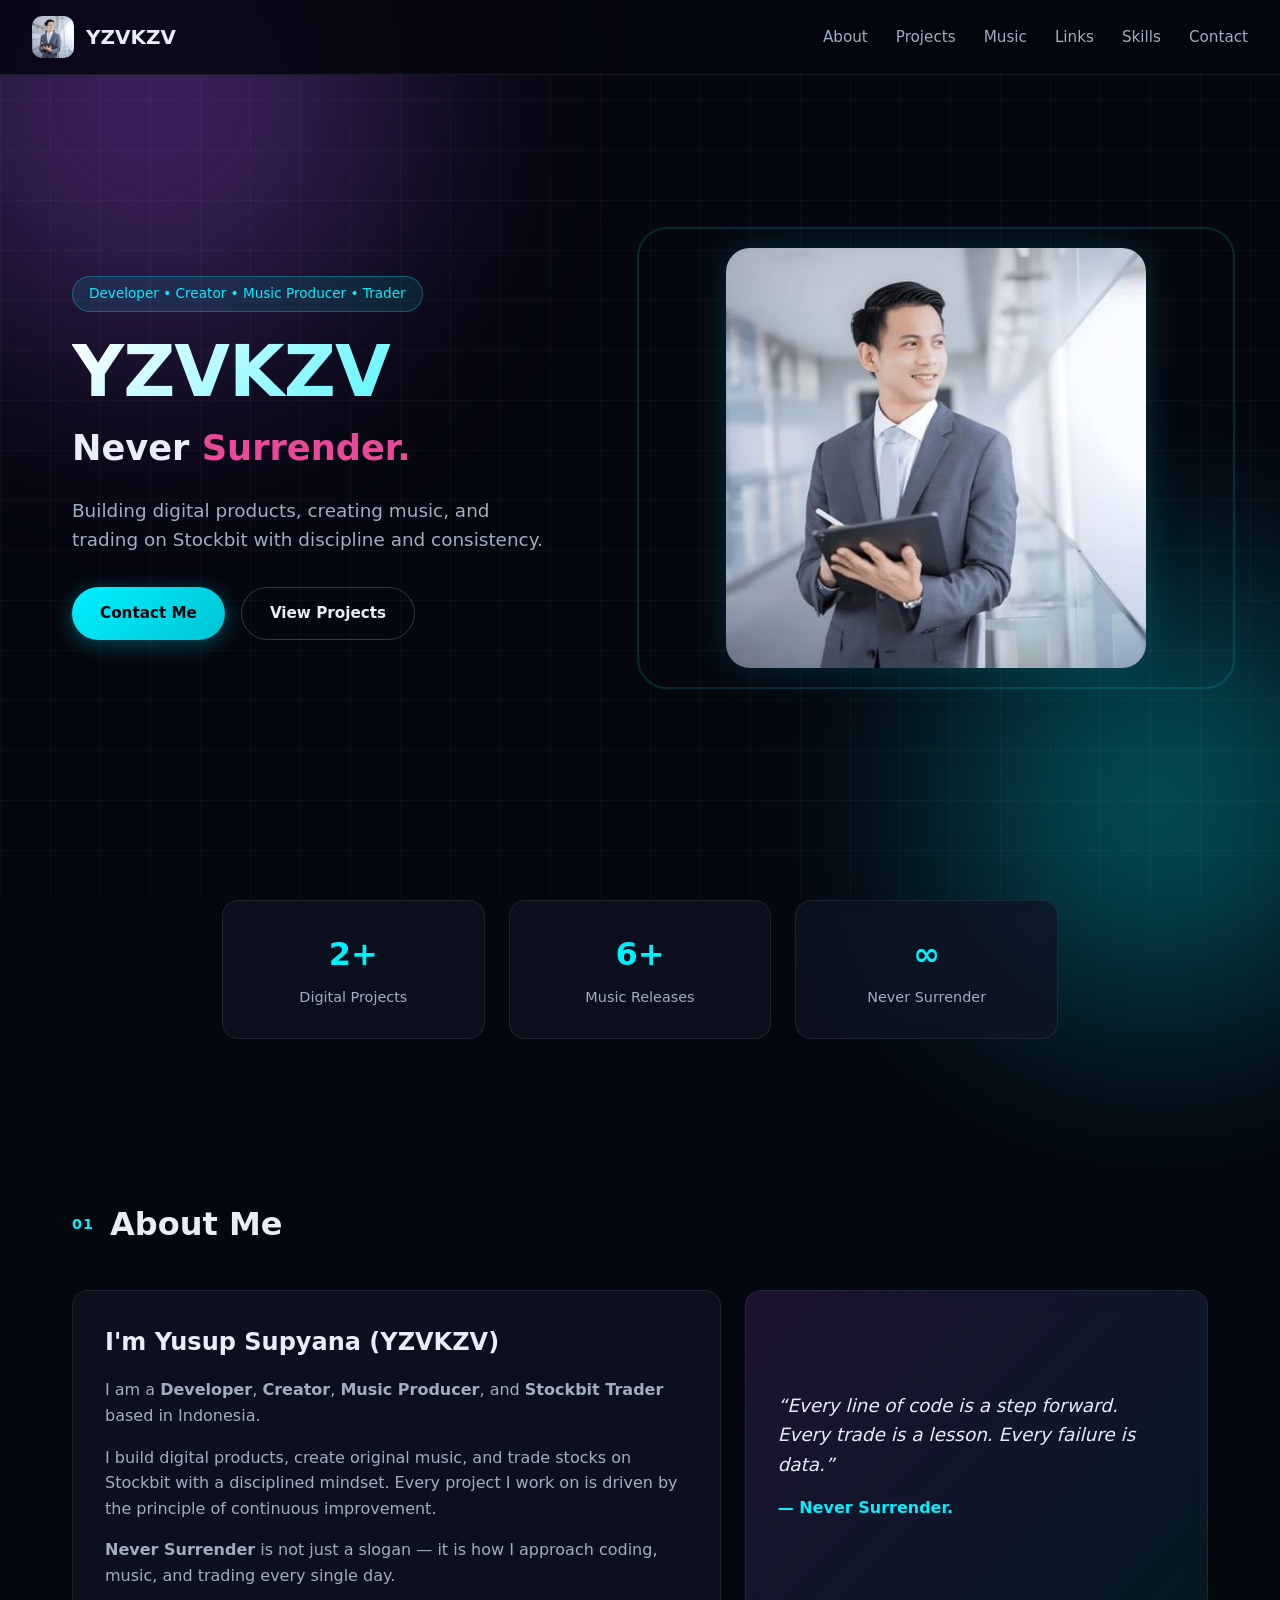
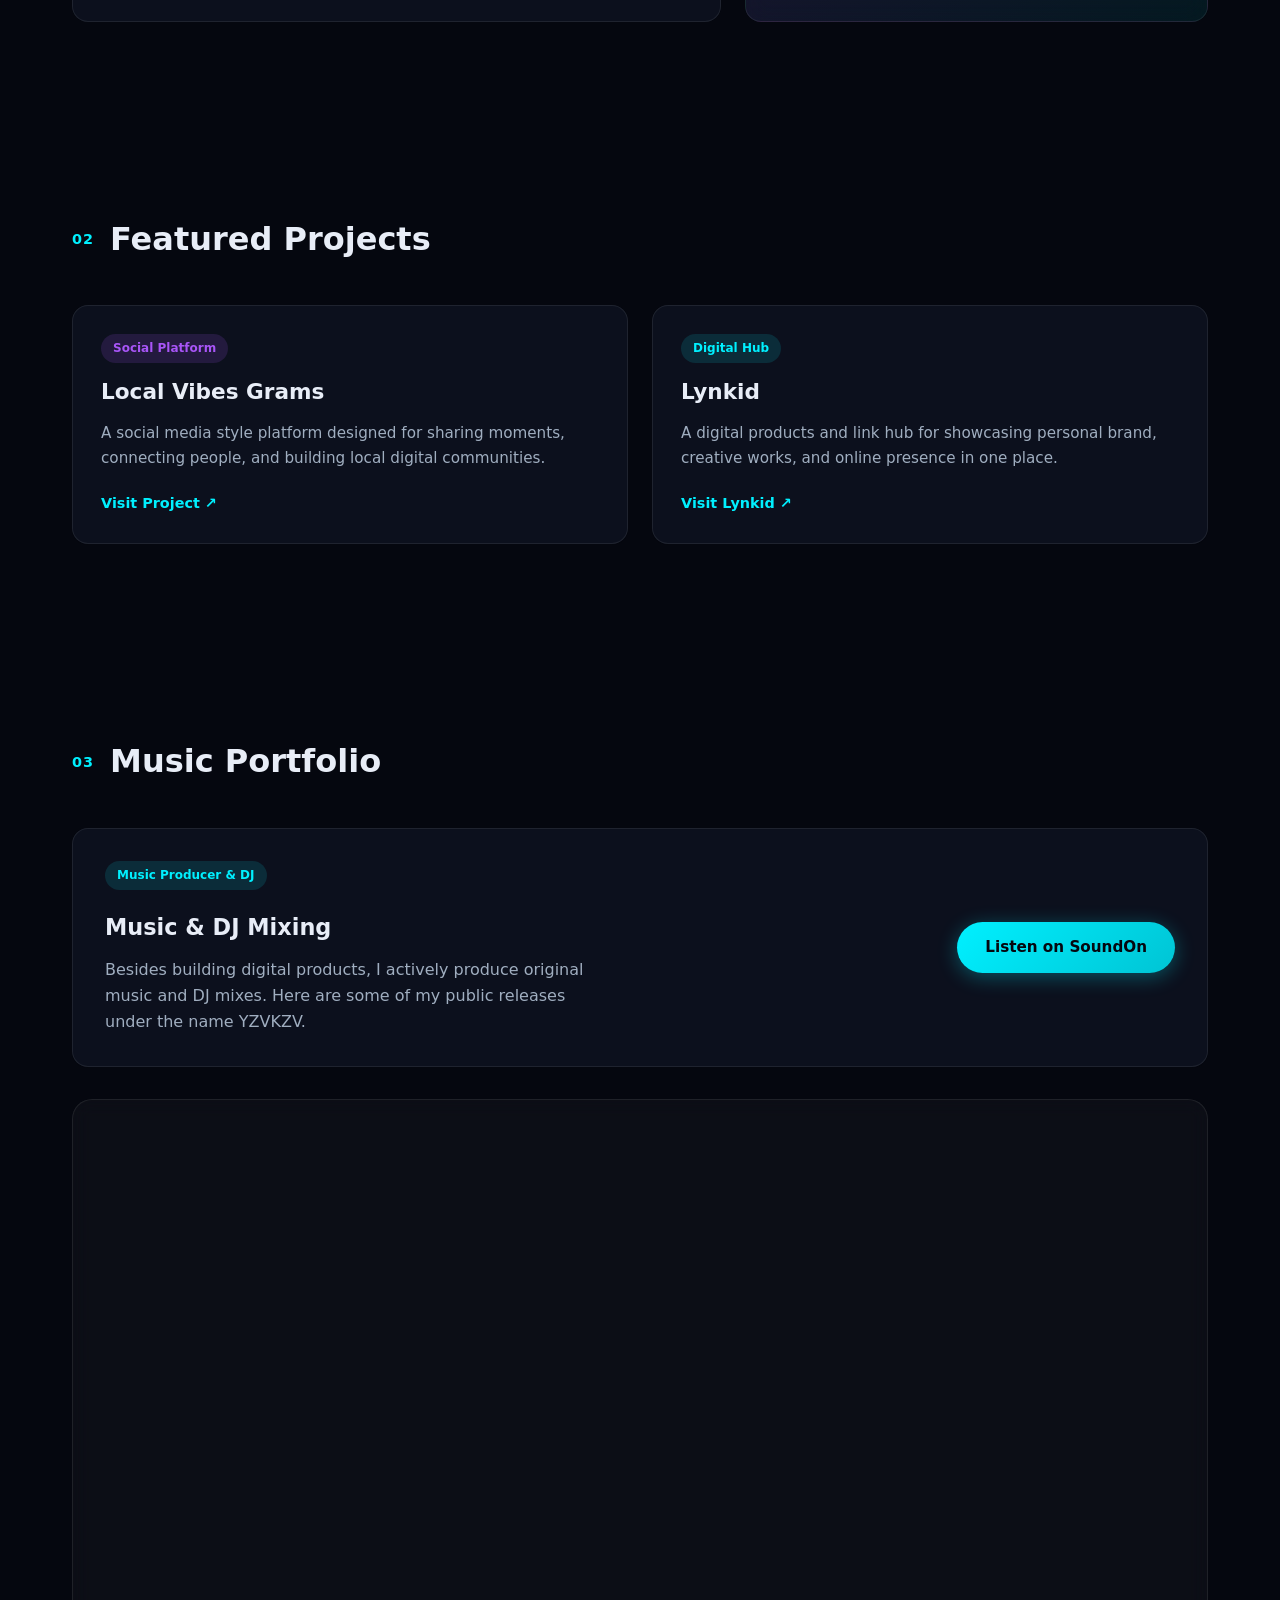
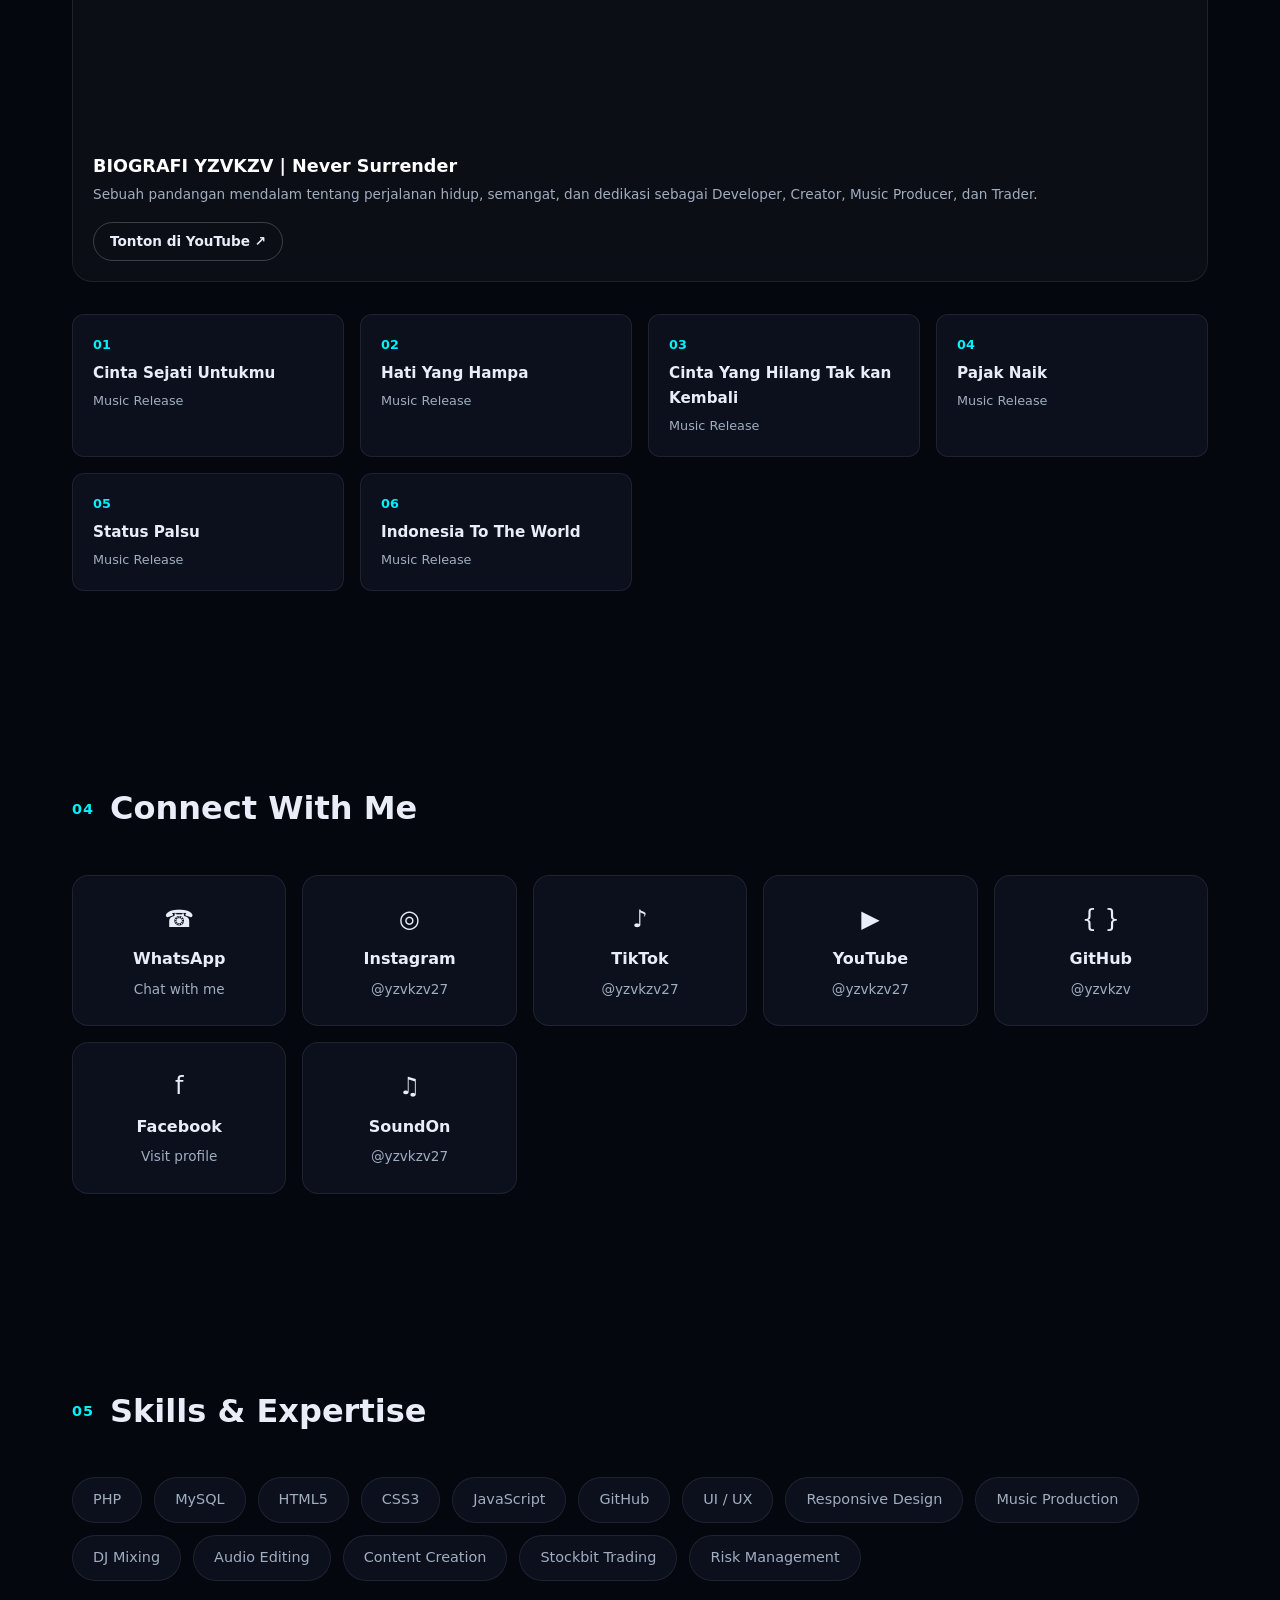
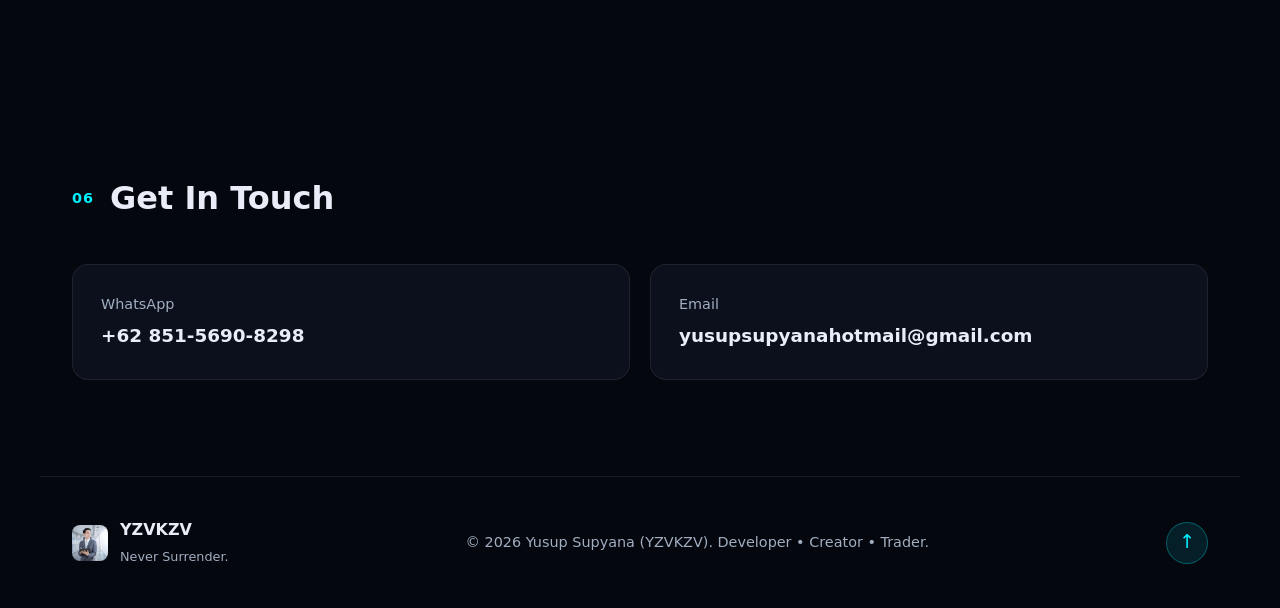
<file: index.html>
<!DOCTYPE html>
<html lang="id">
<head>
  <meta charset="UTF-8" />
  <meta name="viewport" content="width=device-width, initial-scale=1.0" />
  <title>YZVKZV | Yusup Supyana - Developer, Creator, Music Producer & Trader</title>
  <meta name="description" content="Official portfolio of Yusup Supyana (YZVKZV) — Developer, Creator, Music Producer, and Stockbit Trader. Building digital products, creating music, and trading with discipline." />
  <meta name="keywords" content="YZVKZV, Yusup Supyana, Developer, Creator, Music Producer, Stockbit Trader, Web Developer Indonesia, Local Vibes Grams, Lynkid" />
  <meta name="author" content="Yusup Supyana" />
  <meta name="robots" content="index, follow" />
  <link rel="canonical" href="https://yzvkzv.github.io/" />

  <meta property="og:title" content="YZVKZV - Developer • Creator • Music Producer • Trader" />
  <meta property="og:description" content="Official portfolio of Yusup Supyana (YZVKZV). Developer, Creator, Music Producer & Stockbit Trader. Never Surrender." />
  <meta property="og:image" content="https://yzvkzv.github.io/assets/yzvkzv-logo.png" />
  <meta property="og:url" content="https://yzvkzv.github.io/" />
  <meta property="og:type" content="website" />

  <meta name="twitter:card" content="summary_large_image" />
  <meta name="twitter:title" content="YZVKZV - Developer • Creator • Music Producer • Trader" />
  <meta name="twitter:description" content="Official portfolio of Yusup Supyana (YZVKZV). Developer, Creator, Music Producer & Stockbit Trader." />
  <meta name="twitter:image" content="https://yzvkzv.github.io/assets/yzvkzv-logo.png" />

  <link rel="icon" href="assets/yzvkzv-logo.png" />
  <link rel="stylesheet" href="assets/style.css" />

  <script type="application/ld+json">
  {
    "@context": "https://schema.org",
    "@type": "Person",
    "name": "Yusup Supyana",
    "alternateName": "YZVKZV",
    "url": "https://yzvkzv.github.io/",
    "email": "mailto:yusupsupyanahotmail@gmail.com",
    "sameAs": [
      "https://github.com/yzvkzv",
      "https://instagram.com/yzvkzv27",
      "https://tiktok.com/@yzvkzv27",
      "https://www.youtube.com/@yzvkzv27",
      "https://www.facebook.com/share/18hM4KoPuU/",
      "https://lynk.id/yzvkzv",
      "https://hangoutwithme.fwh.is",
      "https://www.soundon.global/bio/yzvkzv27"
    ],
    "jobTitle": "Developer, Creator, Music Producer, Stockbit Trader"
  }
  </script>
</head>
<body>
  <div class="bg-glow glow-a"></div>
  <div class="bg-glow glow-b"></div>
  <div class="grid-bg"></div>

  <header class="nav">
    <a class="brand" href="#home" aria-label="YZVKZV Home">
      <img src="assets/yzvkzv-logo.png" alt="Logo YZVKZV" />
      <span>YZVKZV</span>
    </a>
    <nav class="nav-links" id="navLinks">
      <a href="#about">About</a>
      <a href="#projects">Projects</a>
      <a href="#music">Music</a>
      <a href="#links">Links</a>
      <a href="#skills">Skills</a>
      <a href="#contact">Contact</a>
    </nav>
    <button class="menu-btn" id="menuBtn" aria-label="Buka menu">☰</button>
  </header>

  <main>
    <!-- HERO -->
    <section class="hero section" id="home">
      <div class="hero-copy reveal">
        <div class="badge">Developer • Creator • Music Producer • Trader</div>
        <h1>YZVKZV</h1>
        <h2>Never <span>Surrender.</span></h2>
        <p>Building digital products, creating music, and trading on Stockbit with discipline and consistency.</p>
        <div class="hero-actions">
          <a class="btn primary" href="https://wa.me/6285156908298" target="_blank" rel="noopener">Contact Me</a>
          <a class="btn ghost" href="#projects">View Projects</a>
        </div>
      </div>
      <div class="hero-logo reveal delay-1">
        <div class="logo-orbit"></div>
        <img src="assets/yzvkzv-logo.png" alt="YZVKZV official logo" />
      </div>
    </section>

    <!-- STATS -->
    <section class="stats reveal" aria-label="Portfolio stats">
      <div><strong>2+</strong><span>Digital Projects</span></div>
      <div><strong>6+</strong><span>Music Releases</span></div>
      <div><strong>∞</strong><span>Never Surrender</span></div>
    </section>

    <!-- ABOUT -->
    <section class="section about" id="about">
      <div class="section-title reveal">
        <span>01</span>
        <h2>About Me</h2>
      </div>
      <div class="about-grid">
        <article class="glass-card reveal">
          <h3>I'm Yusup Supyana (YZVKZV)</h3>
          <p>I am a <strong>Developer</strong>, <strong>Creator</strong>, <strong>Music Producer</strong>, and <strong>Stockbit Trader</strong> based in Indonesia.</p>
          <p>I build digital products, create original music, and trade stocks on Stockbit with a disciplined mindset. Every project I work on is driven by the principle of continuous improvement.</p>
          <p><strong>Never Surrender</strong> is not just a slogan — it is how I approach coding, music, and trading every single day.</p>
        </article>
        <article class="quote-card reveal delay-1">
          <p>“Every line of code is a step forward. Every trade is a lesson. Every failure is data.”</p>
          <strong>— Never Surrender.</strong>
        </article>
      </div>
    </section>

    <!-- PROJECTS -->
    <section class="section projects" id="projects">
      <div class="section-title reveal">
        <span>02</span>
        <h2>Featured Projects</h2>
      </div>
      <div class="project-grid">
        <article class="project-card reveal">
          <div class="project-tag">Social Platform</div>
          <h3>Local Vibes Grams</h3>
          <p>A social media style platform designed for sharing moments, connecting people, and building local digital communities.</p>
          <a href="https://hangoutwithme.fwh.is" target="_blank" rel="noopener">Visit Project ↗</a>
        </article>
        <article class="project-card reveal delay-1">
          <div class="project-tag cyan">Digital Hub</div>
          <h3>Lynkid</h3>
          <p>A digital products and link hub for showcasing personal brand, creative works, and online presence in one place.</p>
          <a href="https://lynk.id/yzvkzv" target="_blank" rel="noopener">Visit Lynkid ↗</a>
        </article>
      </div>
    </section>

    <!-- MUSIC -->
    <section class="section music" id="music">
      <div class="section-title reveal">
        <span>03</span>
        <h2>Music Portfolio</h2>
      </div>
      <div class="music-hero reveal">
        <div>
          <div class="project-tag cyan">Music Producer & DJ</div>
          <h3>Music & DJ Mixing</h3>
          <p>Besides building digital products, I actively produce original music and DJ mixes. Here are some of my public releases under the name YZVKZV.</p>
        </div>
        <a class="btn primary" href="https://www.soundon.global/bio/yzvkzv27" target="_blank" rel="noopener">Listen on SoundOn</a>
      </div>

      <!-- VIDEO BIOGRAFI YOUTUBE EMBED -->
      <div class="reveal" style="margin: 2rem 0; background: rgba(255, 255, 255, 0.03); border: 1px solid rgba(255, 255, 255, 0.08); padding: 1.25rem; border-radius: 20px; backdrop-filter: blur(10px);">
        <div style="position: relative; width: 100%; padding-bottom: 56.25%; height: 0; border-radius: 12px; overflow: hidden; margin-bottom: 1rem;">
          <iframe style="position: absolute; top: 0; left: 0; width: 100%; height: 100%; border: 0;" src="https://www.youtube.com/embed/jKd2DM9KTEI" title="BIOGRAFI YZVKZV | Never Surrender" allow="accelerometer; autoplay; clipboard-write; encrypted-media; gyroscope; picture-in-picture" allowfullscreen></iframe>
        </div>
        <div style="display: flex; justify-content: space-between; align-items: center; flex-wrap: wrap; gap: 1rem;">
          <div>
            <h4 style="font-size: 1.1rem; color: #fff; margin-bottom: 0.25rem;">BIOGRAFI YZVKZV | Never Surrender</h4>
            <p style="font-size: 0.85rem; color: var(--text-muted, #aaa); margin: 0;">Sebuah pandangan mendalam tentang perjalanan hidup, semangat, dan dedikasi sebagai Developer, Creator, Music Producer, dan Trader.</p>
          </div>
          <a class="btn ghost" href="https://www.youtube.com/@yzvkzv27" target="_blank" rel="noopener" style="font-size: 0.85rem; padding: 0.5rem 1rem;">Tonton di YouTube ↗</a>
        </div>
      </div>
      <!-- AKHIR VIDEO BIOGRAFI -->

      <div class="release-grid">
        <article class="release-card reveal"><span>01</span><strong>Cinta Sejati Untukmu</strong><small>Music Release</small></article>
        <article class="release-card reveal"><span>02</span><strong>Hati Yang Hampa</strong><small>Music Release</small></article>
        <article class="release-card reveal"><span>03</span><strong>Cinta Yang Hilang Tak kan Kembali</strong><small>Music Release</small></article>
        <article class="release-card reveal"><span>04</span><strong>Pajak Naik</strong><small>Music Release</small></article>
        <article class="release-card reveal"><span>05</span><strong>Status Palsu</strong><small>Music Release</small></article>
        <article class="release-card reveal"><span>06</span><strong>Indonesia To The World</strong><small>Music Release</small></article>
      </div>
    </section>

    <!-- LINKS -->
    <section class="section links" id="links">
      <div class="section-title reveal">
        <span>04</span>
        <h2>Connect With Me</h2>
      </div>
      <div class="link-grid">
        <a class="link-card reveal" href="https://wa.me/6285156908298" target="_blank" rel="noopener"><span>☎</span><strong>WhatsApp</strong><small>Chat with me</small></a>
        <a class="link-card reveal" href="https://instagram.com/yzvkzv27" target="_blank" rel="noopener"><span>◎</span><strong>Instagram</strong><small>@yzvkzv27</small></a>
        <a class="link-card reveal" href="https://tiktok.com/@yzvkzv27" target="_blank" rel="noopener"><span>♪</span><strong>TikTok</strong><small>@yzvkzv27</small></a>
        <a class="link-card reveal" href="https://www.youtube.com/@yzvkzv27" target="_blank" rel="noopener"><span>▶</span><strong>YouTube</strong><small>@yzvkzv27</small></a>
        <a class="link-card reveal" href="https://github.com/yzvkzv" target="_blank" rel="noopener"><span>{ }</span><strong>GitHub</strong><small>@yzvkzv</small></a>
        <a class="link-card reveal" href="https://www.facebook.com/share/18hM4KoPuU/" target="_blank" rel="noopener"><span>f</span><strong>Facebook</strong><small>Visit profile</small></a>
        <a class="link-card reveal" href="https://www.soundon.global/bio/yzvkzv27" target="_blank" rel="noopener"><span>♫</span><strong>SoundOn</strong><small>@yzvkzv27</small></a>
      </div>
    </section>

    <!-- SKILLS -->
    <section class="section skills" id="skills">
      <div class="section-title reveal">
        <span>05</span>
        <h2>Skills & Expertise</h2>
      </div>
      <div class="skill-grid reveal">
        <div>PHP</div>
        <div>MySQL</div>
        <div>HTML5</div>
        <div>CSS3</div>
        <div>JavaScript</div>
        <div>GitHub</div>
        <div>UI / UX</div>
        <div>Responsive Design</div>
        <div>Music Production</div>
        <div>DJ Mixing</div>
        <div>Audio Editing</div>
        <div>Content Creation</div>
        <div>Stockbit Trading</div>
        <div>Risk Management</div>
      </div>
    </section>

    <!-- CONTACT -->
    <section class="section contact" id="contact">
      <div class="section-title reveal">
        <span>06</span>
        <h2>Get In Touch</h2>
      </div>
      <div class="contact-grid">
        <a class="contact-card reveal" href="https://wa.me/6285156908298" target="_blank" rel="noopener">
          <span>WhatsApp</span>
          <strong>+62 851-5690-8298</strong>
        </a>
        <a class="contact-card reveal delay-1" href="mailto:yusupsupyanahotmail@gmail.com">
          <span>Email</span>
          <strong>yusupsupyanahotmail@gmail.com</strong>
        </a>
      </div>
    </section>
  </main>

  <footer class="footer">
    <div class="footer-brand">
      <img src="assets/yzvkzv-logo.png" alt="YZVKZV logo small" />
      <div>
        <strong>YZVKZV</strong>
        <span>Never Surrender.</span>
      </div>
    </div>
    <p>© 2026 Yusup Supyana (YZVKZV). Developer • Creator • Trader.</p>
    <a href="#home" class="top-btn">↑</a>
  </footer>

  <script src="assets/script.js"></script>
</body>
</html>
</file>
<file: assets/style.css>
/* ================================
   YZVKZV Portfolio - Professional Style
   ================================ */

:root {
  --bg: #05070f;
  --bg-card: rgba(15, 20, 35, 0.75);
  --text: #e8edf7;
  --text-muted: #a0aec0;
  --primary: #00f0ff;
  --secondary: #a855f7;
  --accent: #ec4899;
  --border: rgba(255, 255, 255, 0.08);
  --glow: 0 0 40px rgba(0, 240, 255, 0.15);
  --radius: 16px;
  --transition: 0.3s ease;
}

* {
  margin: 0;
  padding: 0;
  box-sizing: border-box;
}

html {
  scroll-behavior: smooth;
}

body {
  font-family: 'Segoe UI', system-ui, -apple-system, sans-serif;
  background: var(--bg);
  color: var(--text);
  line-height: 1.6;
  overflow-x: hidden;
}

/* Background Effects */
.bg-glow {
  position: fixed;
  border-radius: 50%;
  filter: blur(120px);
  opacity: 0.35;
  z-index: -2;
  pointer-events: none;
}

.glow-a {
  width: 500px;
  height: 500px;
  background: var(--secondary);
  top: -150px;
  left: -100px;
}

.glow-b {
  width: 400px;
  height: 400px;
  background: var(--primary);
  bottom: -100px;
  right: -80px;
}

.grid-bg {
  position: fixed;
  inset: 0;
  background-image: 
    linear-gradient(rgba(255,255,255,0.03) 1px, transparent 1px),
    linear-gradient(90deg, rgba(255,255,255,0.03) 1px, transparent 1px);
  background-size: 50px 50px;
  z-index: -1;
  pointer-events: none;
}

/* ================= NAV ================= */
.nav {
  position: fixed;
  top: 0;
  left: 0;
  right: 0;
  z-index: 1000;
  display: flex;
  align-items: center;
  justify-content: space-between;
  padding: 1rem 2rem;
  background: rgba(5, 7, 15, 0.85);
  backdrop-filter: blur(12px);
  border-bottom: 1px solid var(--border);
}

.brand {
  display: flex;
  align-items: center;
  gap: 0.75rem;
  text-decoration: none;
  color: var(--text);
  font-weight: 700;
  font-size: 1.25rem;
}

.brand img {
  width: 42px;
  height: 42px;
  border-radius: 10px;
  object-fit: cover;
}

.nav-links {
  display: flex;
  gap: 1.75rem;
}

.nav-links a {
  color: var(--text-muted);
  text-decoration: none;
  font-size: 0.95rem;
  font-weight: 500;
  transition: color var(--transition);
}

.nav-links a:hover,
.nav-links a.active {
  color: var(--primary);
}

.menu-btn {
  display: none;
  background: none;
  border: none;
  color: var(--text);
  font-size: 1.5rem;
  cursor: pointer;
}

/* ================= SECTIONS ================= */
.section {
  padding: 6rem 2rem;
  max-width: 1200px;
  margin: 0 auto;
}

.section-title {
  display: flex;
  align-items: center;
  gap: 1rem;
  margin-bottom: 2.5rem;
}

.section-title span {
  font-size: 0.9rem;
  color: var(--primary);
  font-weight: 600;
  letter-spacing: 1px;
}

.section-title h2 {
  font-size: 2rem;
  font-weight: 700;
}

/* ================= HERO ================= */
.hero {
  min-height: 100vh;
  display: grid;
  grid-template-columns: 1fr 1fr;
  align-items: center;
  gap: 3rem;
  padding-top: 7rem;
}

.hero-copy .badge {
  display: inline-block;
  padding: 0.4rem 1rem;
  background: rgba(0, 240, 255, 0.1);
  border: 1px solid rgba(0, 240, 255, 0.3);
  border-radius: 50px;
  font-size: 0.85rem;
  color: var(--primary);
  margin-bottom: 1.25rem;
  font-weight: 500;
}

.hero-copy h1 {
  font-size: 4.5rem;
  font-weight: 800;
  letter-spacing: -1px;
  line-height: 1.1;
  background: linear-gradient(135deg, #fff 0%, var(--primary) 100%);
  -webkit-background-clip: text;
  -webkit-text-fill-color: transparent;
  background-clip: text;
  margin-bottom: 0.5rem;
}

.hero-copy h2 {
  font-size: 2.2rem;
  font-weight: 600;
  color: var(--text);
  margin-bottom: 1.25rem;
}

.hero-copy h2 span {
  color: var(--accent);
}

.hero-copy p {
  font-size: 1.15rem;
  color: var(--text-muted);
  max-width: 480px;
  margin-bottom: 2rem;
}

.hero-actions {
  display: flex;
  gap: 1rem;
  flex-wrap: wrap;
}

.btn {
  display: inline-flex;
  align-items: center;
  justify-content: center;
  padding: 0.85rem 1.75rem;
  border-radius: 50px;
  font-weight: 600;
  font-size: 0.95rem;
  text-decoration: none;
  transition: all var(--transition);
}

.btn.primary {
  background: linear-gradient(135deg, var(--primary), #00c4d4);
  color: #05070f;
  box-shadow: 0 4px 20px rgba(0, 240, 255, 0.3);
}

.btn.primary:hover {
  transform: translateY(-2px);
  box-shadow: 0 6px 25px rgba(0, 240, 255, 0.45);
}

.btn.ghost {
  background: transparent;
  color: var(--text);
  border: 1px solid rgba(255, 255, 255, 0.2);
}

.btn.ghost:hover {
  border-color: var(--primary);
  color: var(--primary);
}

.hero-logo {
  position: relative;
  display: flex;
  justify-content: center;
  align-items: center;
}

.hero-logo img {
  width: 100%;
  max-width: 420px;
  border-radius: 24px;
  box-shadow: var(--glow);
  position: relative;
  z-index: 2;
}

.logo-orbit {
  position: absolute;
  width: 110%;
  height: 110%;
  border: 2px solid rgba(0, 240, 255, 0.15);
  border-radius: 30px;
  animation: pulse 4s ease-in-out infinite;
}

@keyframes pulse {
  0%, 100% { transform: scale(1); opacity: 0.5; }
  50% { transform: scale(1.03); opacity: 0.8; }
}

/* ================= STATS ================= */
.stats {
  display: grid;
  grid-template-columns: repeat(3, 1fr);
  gap: 1.5rem;
  max-width: 900px;
  margin: 0 auto 4rem;
  padding: 0 2rem;
}

.stats > div {
  background: var(--bg-card);
  border: 1px solid var(--border);
  border-radius: var(--radius);
  padding: 1.75rem 1rem;
  text-align: center;
  backdrop-filter: blur(10px);
}

.stats strong {
  display: block;
  font-size: 2rem;
  color: var(--primary);
  margin-bottom: 0.25rem;
}

.stats span {
  font-size: 0.9rem;
  color: var(--text-muted);
}

/* ================= ABOUT ================= */
.about-grid {
  display: grid;
  grid-template-columns: 1.4fr 1fr;
  gap: 1.5rem;
}

.glass-card,
.quote-card {
  background: var(--bg-card);
  border: 1px solid var(--border);
  border-radius: var(--radius);
  padding: 2rem;
  backdrop-filter: blur(12px);
}

.glass-card h3 {
  font-size: 1.5rem;
  margin-bottom: 1rem;
}

.glass-card p {
  color: var(--text-muted);
  margin-bottom: 1rem;
}

.glass-card p:last-child {
  margin-bottom: 0;
}

.quote-card {
  display: flex;
  flex-direction: column;
  justify-content: center;
  background: linear-gradient(135deg, rgba(168, 85, 247, 0.15), rgba(0, 240, 255, 0.08));
}

.quote-card p {
  font-size: 1.15rem;
  font-style: italic;
  margin-bottom: 1rem;
  color: var(--text);
}

.quote-card strong {
  color: var(--primary);
}

/* ================= PROJECTS ================= */
.project-grid {
  display: grid;
  grid-template-columns: repeat(auto-fit, minmax(300px, 1fr));
  gap: 1.5rem;
}

.project-card {
  background: var(--bg-card);
  border: 1px solid var(--border);
  border-radius: var(--radius);
  padding: 1.75rem;
  transition: all var(--transition);
  backdrop-filter: blur(10px);
}

.project-card:hover {
  border-color: rgba(0, 240, 255, 0.3);
  transform: translateY(-4px);
  box-shadow: var(--glow);
}

.project-tag {
  display: inline-block;
  font-size: 0.75rem;
  padding: 0.3rem 0.75rem;
  background: rgba(168, 85, 247, 0.15);
  color: var(--secondary);
  border-radius: 50px;
  margin-bottom: 0.75rem;
  font-weight: 600;
}

.project-tag.cyan {
  background: rgba(0, 240, 255, 0.12);
  color: var(--primary);
}

.project-card h3 {
  font-size: 1.35rem;
  margin-bottom: 0.75rem;
}

.project-card p {
  color: var(--text-muted);
  font-size: 0.95rem;
  margin-bottom: 1.25rem;
}

.project-card a {
  color: var(--primary);
  text-decoration: none;
  font-weight: 600;
  font-size: 0.9rem;
}

.project-card a:hover {
  text-decoration: underline;
}

/* ================= MUSIC ================= */
.music-hero {
  display: flex;
  justify-content: space-between;
  align-items: center;
  gap: 2rem;
  background: var(--bg-card);
  border: 1px solid var(--border);
  border-radius: var(--radius);
  padding: 2rem;
  margin-bottom: 2rem;
  backdrop-filter: blur(10px);
}

.music-hero h3 {
  font-size: 1.4rem;
  margin: 0.5rem 0 0.75rem;
}

.music-hero p {
  color: var(--text-muted);
  max-width: 500px;
}

.release-grid {
  display: grid;
  grid-template-columns: repeat(auto-fit, minmax(220px, 1fr));
  gap: 1rem;
}

.release-card {
  background: var(--bg-card);
  border: 1px solid var(--border);
  border-radius: 12px;
  padding: 1.25rem;
  display: flex;
  flex-direction: column;
  gap: 0.35rem;
  transition: border-color var(--transition);
}

.release-card:hover {
  border-color: rgba(0, 240, 255, 0.25);
}

.release-card span {
  font-size: 0.8rem;
  color: var(--primary);
  font-weight: 600;
}

.release-card strong {
  font-size: 0.95rem;
}

.release-card small {
  color: var(--text-muted);
  font-size: 0.8rem;
}

/* ================= LINKS ================= */
.link-grid {
  display: grid;
  grid-template-columns: repeat(auto-fit, minmax(180px, 1fr));
  gap: 1rem;
}

.link-card {
  background: var(--bg-card);
  border: 1px solid var(--border);
  border-radius: var(--radius);
  padding: 1.5rem 1.25rem;
  text-decoration: none;
  color: var(--text);
  text-align: center;
  transition: all var(--transition);
  backdrop-filter: blur(8px);
}

.link-card:hover {
  border-color: var(--primary);
  transform: translateY(-3px);
  box-shadow: 0 8px 25px rgba(0, 240, 255, 0.12);
}

.link-card span {
  display: block;
  font-size: 1.5rem;
  margin-bottom: 0.5rem;
}

.link-card strong {
  display: block;
  margin-bottom: 0.25rem;
}

.link-card small {
  color: var(--text-muted);
  font-size: 0.85rem;
}

/* ================= SKILLS ================= */
.skill-grid {
  display: flex;
  flex-wrap: wrap;
  gap: 0.75rem;
}

.skill-grid div {
  background: var(--bg-card);
  border: 1px solid var(--border);
  padding: 0.65rem 1.25rem;
  border-radius: 50px;
  font-size: 0.9rem;
  color: var(--text-muted);
  transition: all var(--transition);
}

.skill-grid div:hover {
  border-color: var(--primary);
  color: var(--primary);
  background: rgba(0, 240, 255, 0.08);
}

/* ================= CONTACT ================= */
.contact-grid {
  display: grid;
  grid-template-columns: repeat(auto-fit, minmax(280px, 1fr));
  gap: 1.25rem;
}

.contact-card {
  background: var(--bg-card);
  border: 1px solid var(--border);
  border-radius: var(--radius);
  padding: 1.75rem;
  text-decoration: none;
  color: var(--text);
  transition: all var(--transition);
  backdrop-filter: blur(10px);
}

.contact-card:hover {
  border-color: var(--primary);
  transform: translateY(-3px);
}

.contact-card span {
  display: block;
  color: var(--text-muted);
  font-size: 0.9rem;
  margin-bottom: 0.35rem;
}

.contact-card strong {
  font-size: 1.15rem;
}

/* ================= FOOTER ================= */
.footer {
  border-top: 1px solid var(--border);
  padding: 2.5rem 2rem;
  display: flex;
  align-items: center;
  justify-content: space-between;
  flex-wrap: wrap;
  gap: 1rem;
  max-width: 1200px;
  margin: 0 auto;
}

.footer-brand {
  display: flex;
  align-items: center;
  gap: 0.75rem;
}

.footer-brand img {
  width: 36px;
  height: 36px;
  border-radius: 8px;
}

.footer-brand strong {
  display: block;
  font-size: 1rem;
}

.footer-brand span {
  font-size: 0.8rem;
  color: var(--text-muted);
}

.footer p {
  color: var(--text-muted);
  font-size: 0.9rem;
}

.top-btn {
  width: 42px;
  height: 42px;
  display: flex;
  align-items: center;
  justify-content: center;
  background: rgba(0, 240, 255, 0.1);
  border: 1px solid rgba(0, 240, 255, 0.3);
  border-radius: 50%;
  color: var(--primary);
  text-decoration: none;
  font-size: 1.2rem;
  transition: all var(--transition);
}

.top-btn:hover {
  background: var(--primary);
  color: #05070f;
}

/* ================= REVEAL ANIMATION ================= */
.reveal {
  opacity: 0;
  transform: translateY(30px);
  transition: all 0.7s ease;
}

.reveal.active {
  opacity: 1;
  transform: translateY(0);
}

.delay-1 {
  transition-delay: 0.15s;
}

/* ================= RESPONSIVE ================= */
@media (max-width: 900px) {
  .hero {
    grid-template-columns: 1fr;
    text-align: center;
    padding-top: 6rem;
  }

  .hero-copy p {
    margin-left: auto;
    margin-right: auto;
  }

  .hero-actions {
    justify-content: center;
  }

  .hero-logo {
    order: -1;
  }

  .hero-logo img {
    max-width: 280px;
  }

  .about-grid {
    grid-template-columns: 1fr;
  }

  .music-hero {
    flex-direction: column;
    text-align: center;
  }

  .stats {
    grid-template-columns: 1fr;
  }
}

@media (max-width: 768px) {
  .nav-links {
    position: fixed;
    top: 70px;
    left: 0;
    right: 0;
    background: rgba(5, 7, 15, 0.98);
    flex-direction: column;
    padding: 1.5rem 2rem;
    gap: 1.25rem;
    border-bottom: 1px solid var(--border);
    transform: translateY(-150%);
    transition: transform 0.3s ease;
  }

  .nav-links.active {
    transform: translateY(0);
  }

  .menu-btn {
    display: block;
  }

  .hero-copy h1 {
    font-size: 3rem;
  }

  .hero-copy h2 {
    font-size: 1.6rem;
  }

  .section {
    padding: 4rem 1.25rem;
  }

  .section-title h2 {
    font-size: 1.6rem;
  }
                         }
</file>
